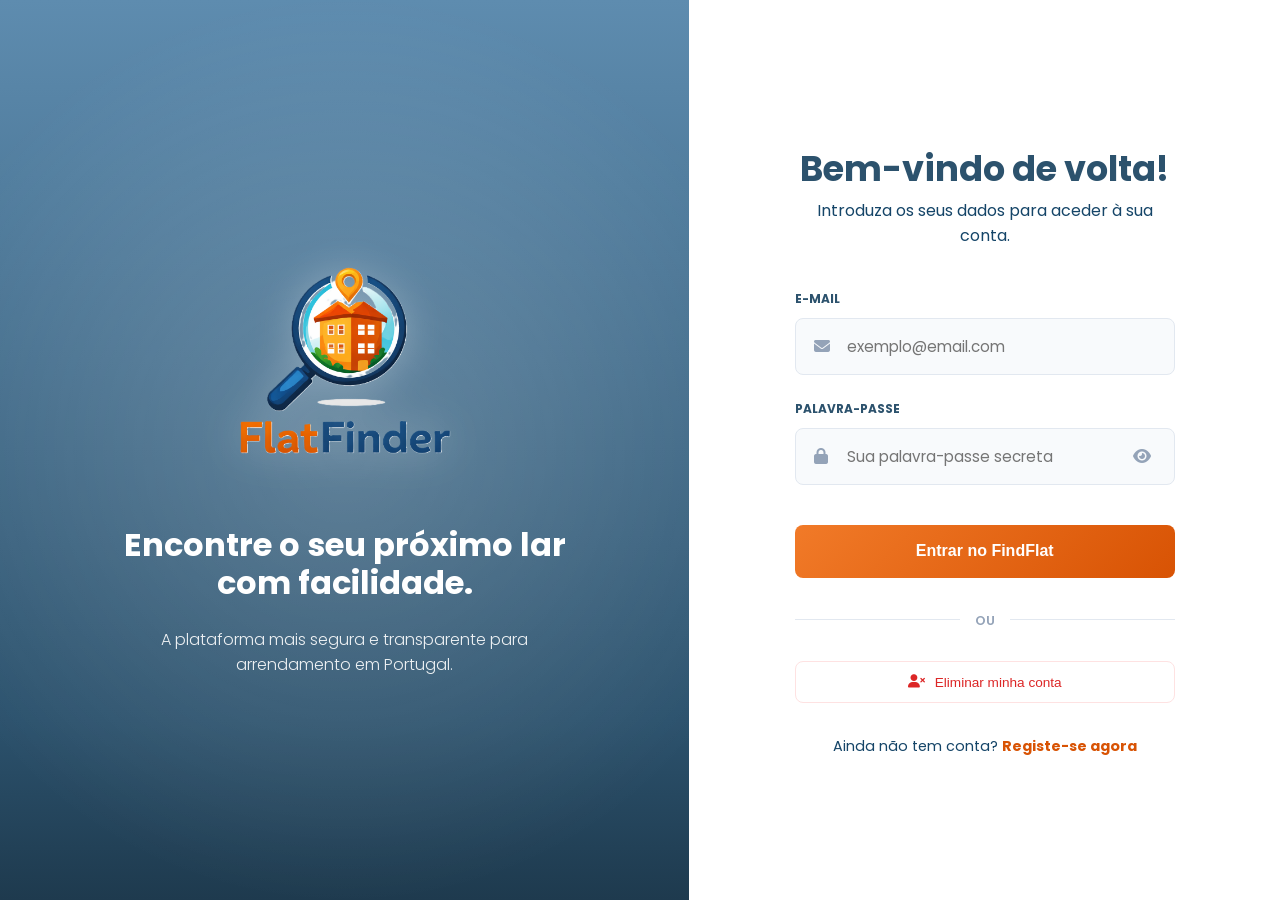
<file: index.html>
<!DOCTYPE html>
<html lang="pt">

<head>
    <meta charset="UTF-8">
    <meta name="viewport" content="width=device-width, initial-scale=1.0">
    <title>Página inicial - FindFlat</title>

    <link rel="stylesheet" href="https://cdnjs.cloudflare.com/ajax/libs/font-awesome/6.5.2/css/all.min.css"
        integrity="sha512-SnH5WK+bZxgPHs44uWIX+LLJAJ9/2PkPKZ5QiAj6Ta86w+fsb2TkcmfRyVX3pBnMFcV7oQPJkl9QevSCWr3W6A=="
        crossorigin="anonymous" referrerpolicy="no-referrer" />

    <link rel="stylesheet" href="styles/app.css">
    <link rel="stylesheet" href="styles/home.css">
</head>

<body>

    <!-- Navbar: adicionado pelo JS -->
    <div id="navbar-js"></div>

    <main class="home-page container">
        <h1>Meus Favoritos</h1>

        <section class="favorites-table container">
            <table>
                <thead>
                    <tr>
                        <th>Tipo</th>
                        <th>Cidade</th>
                        <th>Morada</th>
                        <th>Nº</th>
                        <th>Área (m²)</th>
                        <th>AC</th>
                        <th>Ano</th>
                        <th>Valor da renda (€)</th>
                        <th>Data disponível</th>
                        <th></th>
                    </tr>
                </thead>
                <tbody id="favorites-body"></tbody>
            </table>
        </section>
    </main>

    <!-- Footer: adicionado pelo JS -->
    <div id="footer-js"></div>

    <script src="js/data.js"></script>
    <script src="js/home.js"></script>

</body>

</html>
</file>
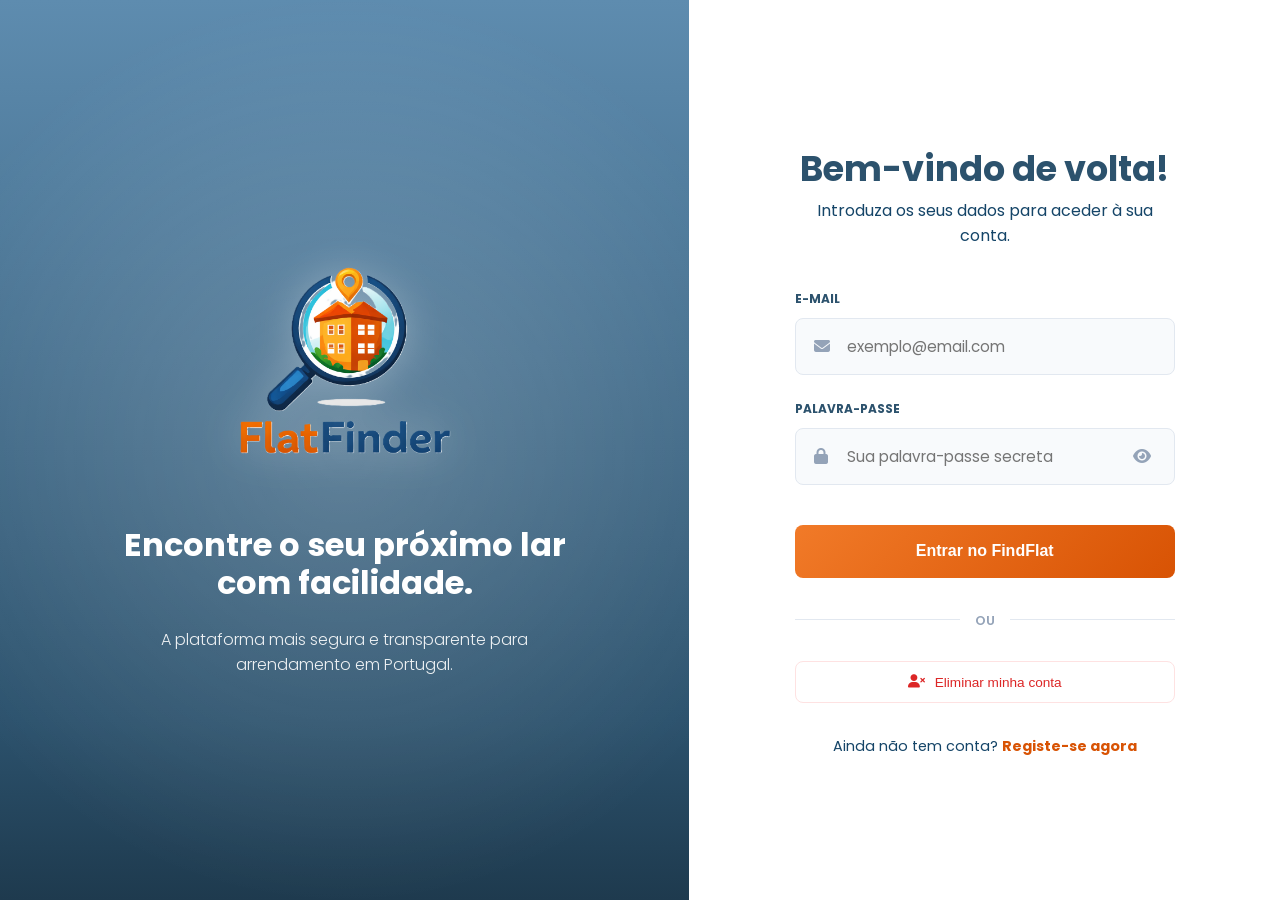
<file: all-flats.html>
<!DOCTYPE html>
<html lang="pt">

<head>
    <meta charset="UTF-8">
    <meta name="viewport" content="width=device-width, initial-scale=1.0">
    <title>Todos os imóveis - FindFlat</title>
    <link rel="stylesheet" href="https://cdnjs.cloudflare.com/ajax/libs/font-awesome/6.5.2/css/all.min.css" />
    <link rel="stylesheet" href="styles/app.css">
    <link rel="stylesheet" href="styles/all-flats.css">
</head>

<body>
    <div id="navbar-js"></div>

    <header class="page-header">
        <div class="header-content">
            <h1>Encontre o imóvel ideal para arrendar com a FindFlat!</h1>
            <p>Use os filtros para encontrar sua nova morada.</p>
        </div>
    </header>

    <main class="main-content container">
        <section class="search-card">
            <div class="filters-section">
                <div class="filter-item">
                    <label for="filter-city">Cidade:</label>
                    <input type="text" id="filter-city" placeholder="Digite a cidade...">
                </div>

                <div class="filter-item">
                    <label>Intervalo de preço (€):</label>
                    <div class="input-dual">
                        <input type="number" id="filter-price-min" placeholder="Mínimo">
                        <input type="number" id="filter-price-max" placeholder="Máximo">
                    </div>
                </div>

                <div class="filter-item">
                    <label>Intervalo de área (m²):</label>
                    <div class="input-dual">
                        <input type="number" id="filter-area-min" placeholder="Mínimo">
                        <input type="number" id="filter-area-max" placeholder="Máximo">
                    </div>
                </div>
            </div>

            <div class="clean-btn-container">
                <button id="clear-filters" onclick="cleanFilter()">
                    <i class="fa-solid fa-eraser"></i> Limpar filtros
                </button>
            </div>

            <div class="sort-section">
                <div class="sort-item">
                    <select id="sort-by">
                        <option value="" disabled selected>Ordenar por</option>
                        <option value="name">Nome</option>
                        <option value="date">Data</option>
                        <option value="price">Preço</option>
                    </select>
                </div>

                <div class="sort-item">
                    <select id="order">
                        <option value="" disabled selected>Ordem</option>
                        <option value="asc">Crescente</option>
                        <option value="desc">Decrescente</option>
                    </select>
                </div>
            </div>
        </section>

        <section class="table-container">
            <table class="flats-table">
                <thead>
                    <tr>
                        <th>Tipo</th>
                        <th>Cidade</th>
                        <th>Morada</th>
                        <th>Nº</th>
                        <th>Área (m²)</th>
                        <th>AC</th>
                        <th>Ano</th>
                        <th>Valor da renda (€)</th>
                        <th>Data disponível</th>
                        <th><i class="fa-solid fa-star"></i></th>
                        <th><i class="fa-solid fa-pen"></i></th>
                        <th><i class="fa-solid fa-trash"></i></th>
                    </tr>
                </thead>
                <tbody id="flats-body"></tbody>
            </table>
        </section>
    </main>

    <div id="footer-js"></div>
    <script src="js/data.js"></script>
    <script src="js/all-flats.js"></script>
</body>

</html>
</file>
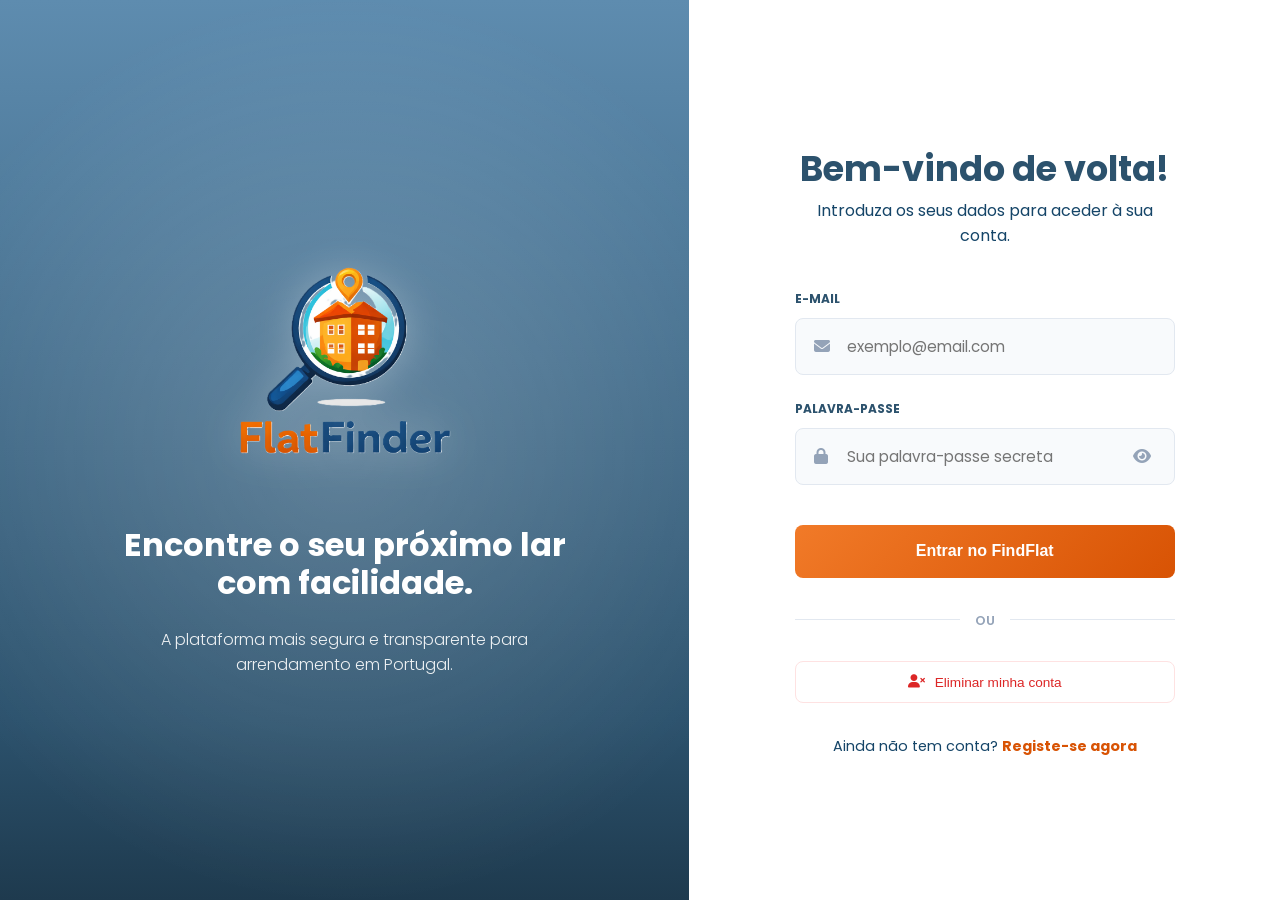
<file: login.html>
<!DOCTYPE html>
<html lang="pt">
<head>
    <meta charset="UTF-8">
    <meta name="viewport" content="width=device-width, initial-scale=1.0">
    <title>Entrar - FindFlat</title>
    <link rel="stylesheet" href="https://cdnjs.cloudflare.com/ajax/libs/font-awesome/6.5.2/css/all.min.css">
    <link href="https://fonts.googleapis.com/css2?family=Poppins:wght@300;400;500;600;700&display=swap" rel="stylesheet">
    
    <link rel="stylesheet" href="styles/app.css">
    <link rel="stylesheet" href="styles/login.css">
</head>
<body class="auth-screen">
    <main class="login-container">
        <section class="login-visual">
            <div class="visual-content">
                <img src="assets/images/logo.png" alt="FindFlat Logo" class="login-logo">
                <h2>Encontre o seu próximo lar com facilidade.</h2>
                <p>A plataforma mais segura e transparente para arrendamento em Portugal.</p>
            </div>
        </section>

        <section class="login-content">
            <div class="form-wrapper">
                <header class="form-header">
                    <h1>Bem-vindo de volta!</h1>
                    <p>Introduza os seus dados para aceder à sua conta.</p>
                </header>

                <form id="login-form">
                    <div class="form-group">
                        <label for="email">E-mail</label>
                        <div class="input-icon">
                            <i class="fa-solid fa-envelope"></i>
                            <input type="email" id="email" placeholder="exemplo@email.com" required>
                        </div>
                    </div>

                    <div class="form-group">
                        <label for="password">Palavra-passe</label>
                        <div class="input-icon">
                            <i class="fa-solid fa-lock"></i>
                            <input type="password" id="password" placeholder="Sua palavra-passe secreta" required>
                            <i class="fa-solid fa-eye toggle-password"></i>
                        </div>
                    </div>

                    <button type="submit" class="btn-primary">Entrar no FindFlat</button>
                    
                    <div class="divider"><span>OU</span></div>

                    <button type="button" class="btn-reset">
                        <i class="fa-solid fa-user-xmark"></i> Eliminar minha conta
                    </button>
                </form>

                <footer class="form-footer">
                    Ainda não tem conta? <a href="register.html">Registe-se agora</a>
                </footer>
            </div>
        </section>
    </main>

    <script src="js/login.js"></script>
</body>
</html>
</file>
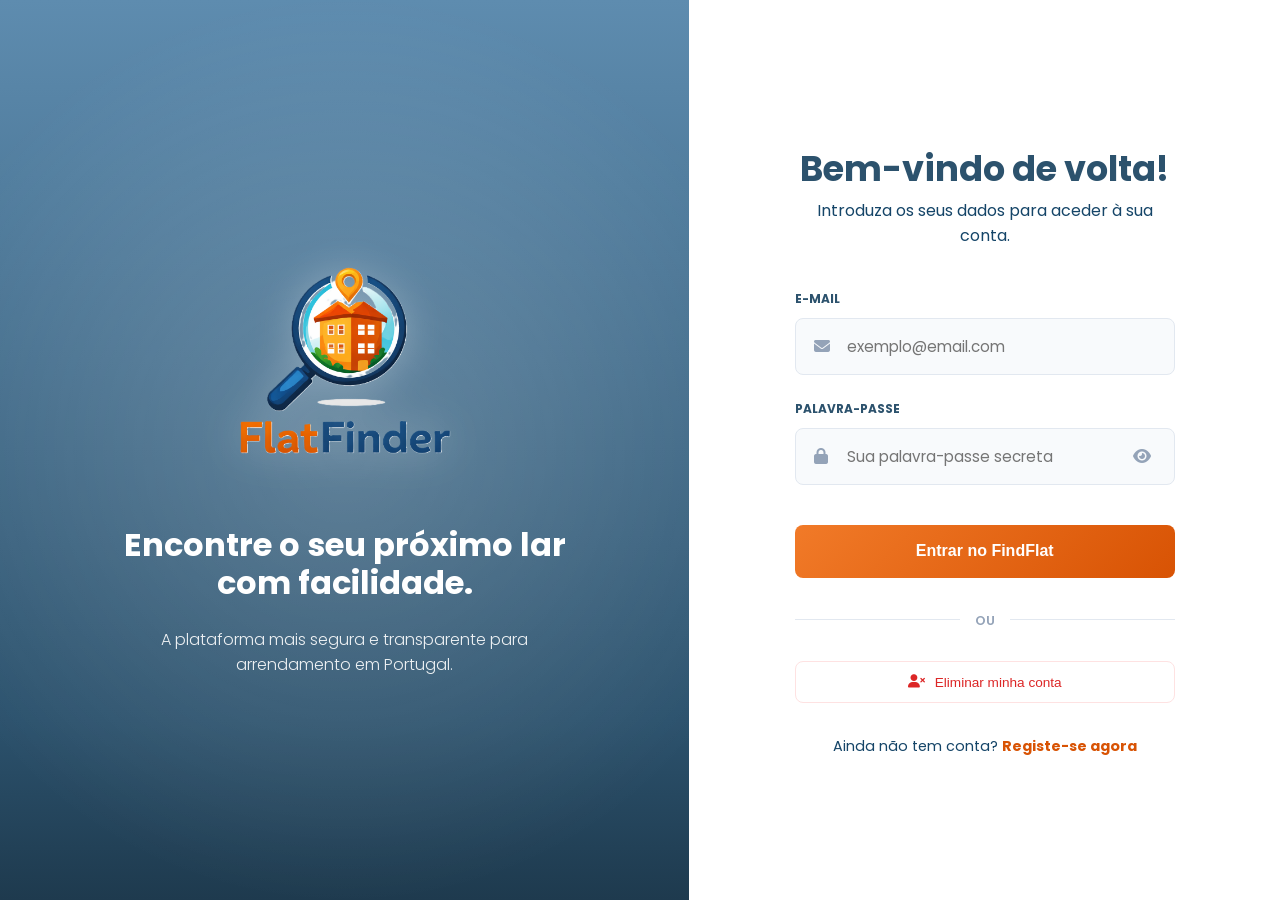
<file: new-flat.html>
<!DOCTYPE html>
<html lang="pt">
<head>
    <meta charset="UTF-8">
    <meta name="viewport" content="width=device-width, initial-scale=1.0">
    <title>Novo Imóvel - FindFlat</title>
    <link rel="stylesheet" href="https://cdnjs.cloudflare.com/ajax/libs/font-awesome/6.5.2/css/all.min.css">
    <link href="https://fonts.googleapis.com/css2?family=Inter:wght@400;500;600;700&display=swap" rel="stylesheet">
    
    <link rel="stylesheet" href="styles/app.css">
    <link rel="stylesheet" href="styles/new-flat.css">
</head>
<body>

    <div id="navbar-js"></div>

    <main class="new-flat-page">
        <header class="page-title">
            <h1>Novo Imóvel</h1>
            <p>Preencha os dados abaixo para publicar seu anúncio</p>
        </header>

        <form id="new-flat-form" class="form-card">
            <div class="form-group">
                <label for="flat-type">Tipo de Imóvel</label>
                <input type="text" id="flat-type" placeholder="Ex: T2, T3, Estúdio" required>
            </div>

            <div class="form-group">
                <label for="flat-city">Cidade</label>
                <input type="text" id="flat-city" placeholder="Ex: Lisboa" required>
            </div>

            <div class="form-group full-width">
                <label for="flat-address">Morada Completa</label>
                <input type="text" id="flat-address" placeholder="Rua, Avenida, Praça..." required>
            </div>

            <div class="form-group">
                <label for="flat-number">Número/Porta</label>
                <input type="number" id="flat-number" placeholder="Ex: 12" required>
            </div>

            <div class="form-group">
                <label for="flat-area">Área (m²)</label>
                <input type="number" id="flat-area" placeholder="Ex: 85" required>
            </div>

            <div class="form-group">
                <label for="flat-price">Valor da Renda (€)</label>
                <input type="number" id="flat-price" placeholder="Ex: 950" required>
            </div>

            <div class="form-group">
                <label for="flat-ac">Ar Condicionado</label>
                <select id="flat-ac">
                    <option value="no">Não possui</option>
                    <option value="yes">Sim, possui</option>
                </select>
            </div>

            <div class="form-group">
                <label for="flat-year">Ano de Construção</label>
                <input type="number" id="flat-year" placeholder="Ex: 2020" required>
            </div>

            <div class="form-group">
                <label for="flat-available">Data de Disponibilidade</label>
                <input type="date" id="flat-available" required>
            </div>

            <button type="submit" class="btn-save">
                <i class="fa-solid fa-cloud-arrow-up"></i> Publicar Imóvel
            </button>
        </form>
    </main>

    <div id="footer-js"></div>

    <script src="js/data.js"></script>
    <script src="js/new-flat.js"></script>
</body>
</html>
</file>
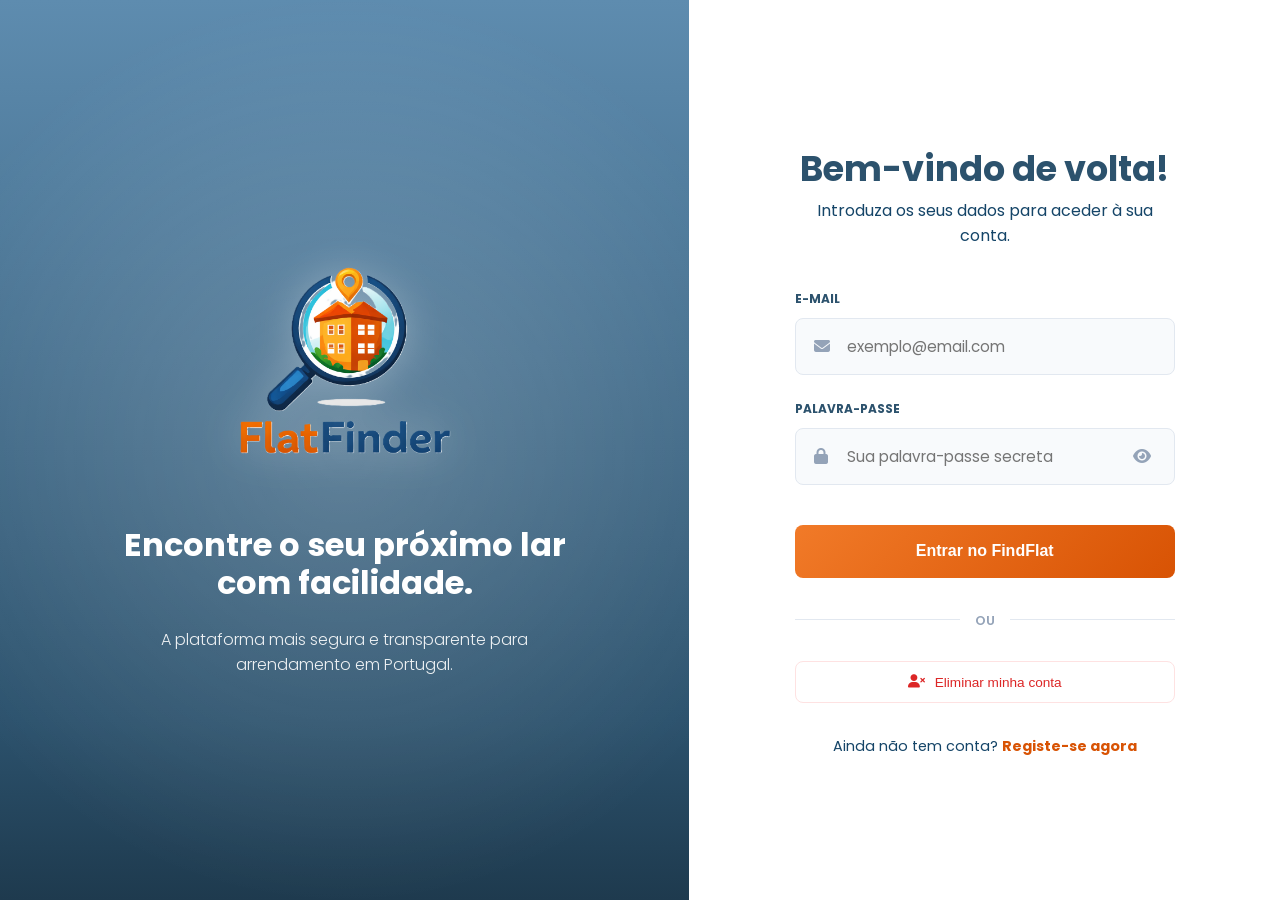
<file: profile.html>
<!DOCTYPE html>
<html lang="pt">
<head>
    <meta charset="UTF-8">
    <meta name="viewport" content="width=device-width, initial-scale=1.0">
    <title>Meu Perfil - FindFlat</title>
    <link rel="stylesheet" href="https://cdnjs.cloudflare.com/ajax/libs/font-awesome/6.5.2/css/all.min.css">
    <link rel="stylesheet" href="styles/app.css">
    <link rel="stylesheet" href="styles/profile.css">
</head>
<body>

    <div id="navbar-js"></div>

    <main class="profile-page">
        <div class="profile-card">
            <header class="profile-header">
                <div class="profile-avatar">
                    <i class="fa-solid fa-user-gear"></i>
                </div>
                <h1>Minha Conta</h1>
                <p>Mantenha seus dados atualizados para uma melhor experiência</p>
            </header>

            <form id="profile-form" class="form-grid">
                <div class="form-group">
                    <label for="first-name">Nome</label>
                    <input type="text" id="first-name" disabled>
                </div>

                <div class="form-group">
                    <label for="last-name">Apelido</label>
                    <input type="text" id="last-name" disabled>
                </div>

                <div class="form-group full-width">
                    <label for="email">E-mail de Acesso</label>
                    <input type="email" id="email" readonly title="O email não pode ser alterado">
                    <small class="field-hint">Este é o seu identificador único.</small>
                </div>

                <div class="form-group full-width">
                    <label for="birthdate">Data de Nascimento</label>
                    <input type="date" id="birthdate" disabled>
                </div>

                <div class="form-group">
                    <label for="password">Nova Palavra-passe</label>
                    <div class="input-wrapper">
                        <input type="password" id="password" placeholder="••••••••" disabled>
                        <i class="fa-solid fa-eye toggle-password"></i>
                    </div>
                </div>

                <div class="form-group">
                    <label for="confirm-password">Confirmar Palavra-passe</label>
                    <div class="input-wrapper">
                        <input type="password" id="confirm-password" placeholder="••••••••" disabled>
                        <i class="fa-solid fa-eye toggle-password"></i>
                    </div>
                </div>

                <div class="full-width">
                    <small class="password-hint">Deixe em branco se não quiser alterar a senha.</small>
                </div>

                <div class="profile-actions full-width">
                    <button type="button" class="btn-edit">
                        <i class="fa-solid fa-pen"></i> Editar Perfil
                    </button>
                    
                    <button type="submit" class="btn-update" id="btn-save" style="display: none;">
                        <i class="fa-solid fa-floppy-disk"></i> Guardar Alterações
                    </button>

                    <button type="button" class="btn-remove">
                        <i class="fa-solid fa-user-xmark"></i> Eliminar Conta
                    </button>
                </div>
            </form>
        </div>
    </main>

    <div id="footer-js"></div>

    <script src="js/data.js"></script>
    <script src="js/profile.js"></script>
</body>
</html>
</file>
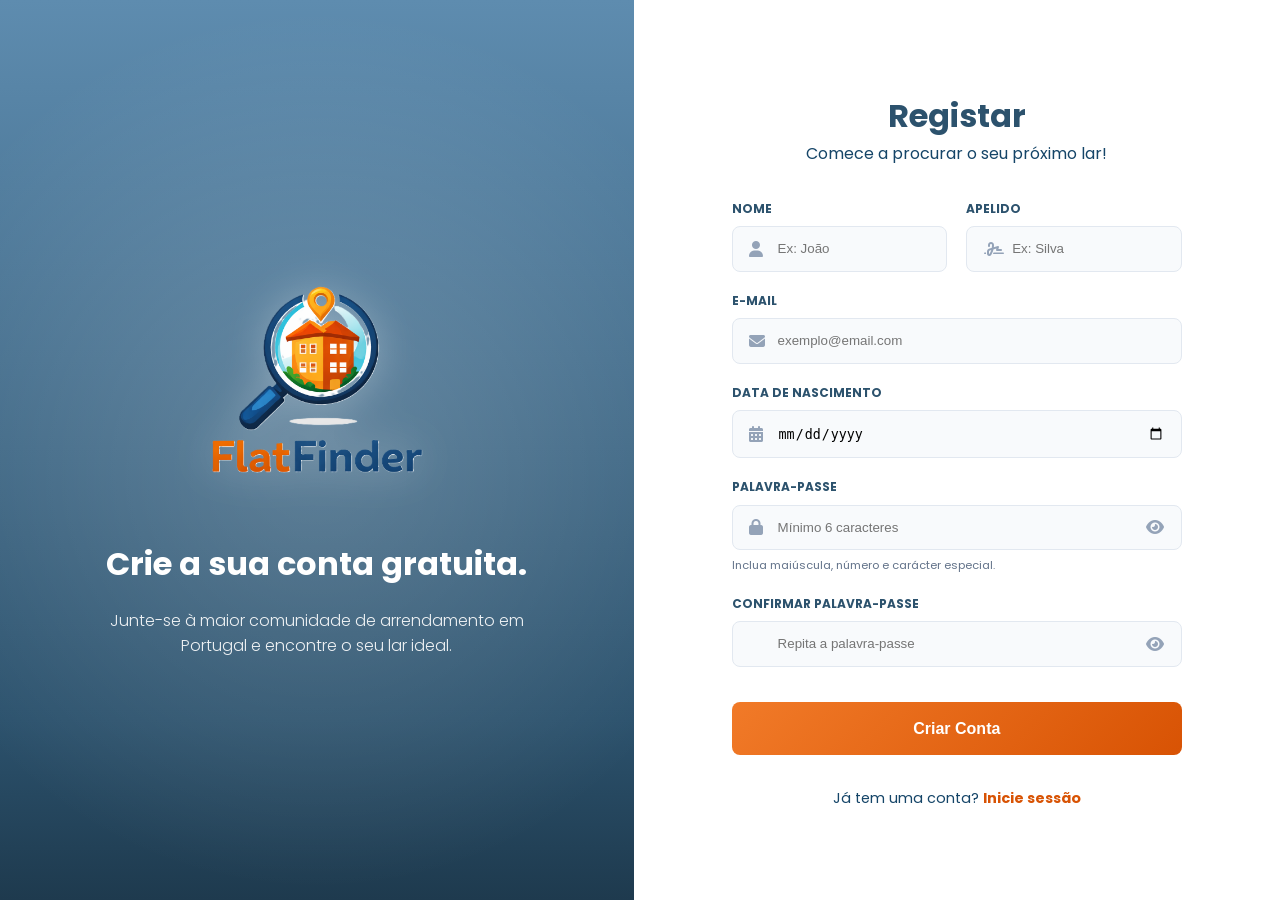
<file: register.html>
<!DOCTYPE html>
<html lang="pt">
<head>
    <meta charset="UTF-8">
    <meta name="viewport" content="width=device-width, initial-scale=1.0">
    <title>Registar - FlatFinder</title>
    <link rel="stylesheet" href="https://cdnjs.cloudflare.com/ajax/libs/font-awesome/6.5.2/css/all.min.css">
    <link href="https://fonts.googleapis.com/css2?family=Poppins:wght@300;400;500;600;700&display=swap" rel="stylesheet">
    <link rel="stylesheet" href="styles/app.css">
    <link rel="stylesheet" href="styles/register.css">
</head>
<body class="auth-screen">
    <main class="login-container">
        <section class="login-visual">
            <div class="visual-content">
                <img src="assets/images/logo.png" alt="logo FlatFinder" class="login-logo">
                <h2>Crie a sua conta gratuita.</h2>
                <p>Junte-se à maior comunidade de arrendamento em Portugal e encontre o seu lar ideal.</p>
            </div>
        </section>

        <section class="login-content">
            <div class="form-wrapper" style="max-width: 450px;"> <header class="form-header">
                    <h1>Registar</h1>
                    <p>Comece a procurar o seu próximo lar!</p>
                </header>

                <form id="register-form">
                    <div class="form-row">
                        <div class="form-group">
                            <label for="first-name">Nome</label>
                            <div class="input-icon">
                                <i class="fa-solid fa-user"></i>
                                <input type="text" id="first-name" placeholder="Ex: João" required>
                            </div>
                        </div>
                        <div class="form-group">
                            <label for="last-name">Apelido</label>
                            <div class="input-icon">
                                <i class="fa-solid fa-signature"></i>
                                <input type="text" id="last-name" placeholder="Ex: Silva" required>
                            </div>
                        </div>
                    </div>

                    <div class="form-group">
                        <label for="email">E-mail</label>
                        <div class="input-icon">
                            <i class="fa-solid fa-envelope"></i>
                            <input type="email" id="email" placeholder="exemplo@email.com" required>
                        </div>
                    </div>

                    <div class="form-group">
                        <label for="birthdate">Data de nascimento</label>
                        <div class="input-icon">
                            <i class="fa-solid fa-calendar-days"></i>
                            <input type="date" id="birthdate" required>
                        </div>
                    </div>

                    <div class="form-group">
                        <label for="password">Palavra-passe</label>
                        <div class="input-icon">
                            <i class="fa-solid fa-lock"></i>
                            <input type="password" id="password" placeholder="Mínimo 6 caracteres" required>
                            <i class="fa-solid fa-eye toggle-password"></i>
                        </div>
                        <small class="password-hint">Inclua maiúscula, número e carácter especial.</small>
                    </div>

                    <div class="form-group">
                        <label for="confirm-password">Confirmar palavra-passe</label>
                        <div class="input-icon">
                            <i class="fa-solid fa-shield-check"></i> <input type="password" id="confirm-password" placeholder="Repita a palavra-passe" required>
                            <i class="fa-solid fa-eye toggle-password"></i>
                        </div>
                    </div>

                    <button type="submit" class="btn-primary">Criar Conta</button>
                </form>

                <footer class="form-footer">
                    Já tem uma conta? <a href="login.html">Inicie sessão</a>
                </footer>
            </div>
        </section>
    </main>

    <script src="js/data.js"></script>
    <script src="js/register.js"></script>
</body>
</html>
</file>
<file: styles/app.css>
@import url('https://fonts.googleapis.com/css2?family=Poppins:wght@300;400;500;600;700&display=swap');

:root {
    --font-primary: 'Poppins', sans-serif;
    --color-primary1: #154568;
    --color-primary2: #D85304;
    --color-secondary1: #FAA623;
    --color-secondary2: #50B6D4;
    --color-neutral: #D4E4E4;
    --color-white: #FDFDFD;
    --color-text-primary: #154568;
    --color-text-inverse: #FDFDFD;
    --border-radius: 8px;
    --transition-speed: 0.3s;
}

* {
    margin: 0;
    padding: 0;
    box-sizing: border-box;
}

body {
    font-family: var(--font-primary);
    background-color: var(--color-white);
    color: var(--color-text-primary);
    line-height: 1.6;
    min-height: 100vh;
    padding-top: 120px; 
    display: flex;
    flex-direction: column;
}

main {
    flex: 1;
}

.container {
    width: 100%;
    max-width: 1200px;
    margin: 0 auto;
    padding: 0 30px; 
}

img {
    max-width: 100%;
    height: auto;
    display: block;
}

a {
    text-decoration: none;
    transition: all var(--transition-speed);
}

ul {
    list-style: none;
}

/* Navbar */
.navbar {
    width: 100%;
    position: fixed;
    top: 0;
    left: 0;
    z-index: 1000;
    background-color: var(--color-white);
    box-shadow: 0 2px 15px rgba(0, 0, 0, 0.05);
    padding: 0.5rem 0;
}

.navbar-flex {
    display: flex;
    justify-content: space-between;
    align-items: center;
    gap: 1.5rem;
}

.logo {
    height: 5.5rem;
    width: auto;
}

.navbar-right {
    display: flex;
    gap: 1.5rem;
}

.navbar-right li a {
    font-weight: 500;
    font-size: 0.9rem;
    color: var(--color-text-primary);
    text-transform: uppercase;
    letter-spacing: 0.5px;
}

.navbar-right li a:hover, 
.navbar-right li a.active {
    color: var(--color-primary2);
}

.navbar-session {
    display: flex;
    align-items: center;
    gap: 1rem;
}

#welcome {
    font-size: 0.95rem;
    font-weight: 500;
}

#btn-logout {
    padding: 0.5rem 1.2rem;
    font-size: 0.85rem;
    font-weight: 600;
    border: none;
    background-color: var(--color-primary2);
    color: var(--color-white);
    border-radius: var(--border-radius);
    cursor: pointer;
    transition: all 0.2s ease;
}

#btn-logout:hover {
    background-color: var(--color-secondary1);
    transform: translateY(-2px);
    box-shadow: 0 4px 10px rgba(216, 83, 4, 0.2);
}

/* Tabela */
.favorites-table {
    width: 100%;
    overflow-x: auto; 
    margin: 2.5rem 0;
    border-radius: var(--border-radius);
    box-shadow: 0 4px 12px rgba(0, 0, 0, 0.04);
    border: 1px solid rgba(0, 0, 0, 0.05);
}

table {
    width: 100%;
    border-collapse: collapse;
    min-width: 900px; 
    background: white;
}

th, td {
    padding: 16px 20px;
    text-align: left;
    border-bottom: 1px solid #edf2f7;
}

th {
    background-color: var(--color-primary1);
    color: white;
    font-weight: 600;
    text-transform: uppercase;
    font-size: 0.8rem;
    letter-spacing: 0.5px;
}

tr:hover {
    background-color: #f7fafc;
}

/* Footer */
.footer {
    background-color: var(--color-primary1);
    color: var(--color-white);
    padding: 4.5rem 0 2rem;
    margin-top: auto; 
    position: relative;
    border-top: 5px solid var(--color-secondary1);
}

.footer-container {
    display: flex;
    justify-content: space-between;
    align-items: center;
}

.footer-left {
    display: flex;
    flex-direction: column;
    gap: 0.2rem;
}

.footer-logo {
    font-weight: 700;
    font-size: 1.8rem;
    letter-spacing: -0.5px;
    background: linear-gradient(to right, #ffffff, var(--color-secondary1));
    -webkit-background-clip: text;
    -webkit-text-fill-color: transparent;
}

.footer-location {
    font-size: 0.8rem;
    font-weight: 300;
    letter-spacing: 1px;
    text-transform: uppercase;
    opacity: 0.6;
}

.footer-right {
    display: flex;
    gap: 2rem;
}

.footer-right a {
    color: var(--color-white) !important;
    font-size: 1.7rem;
    opacity: 0.7;
    display: inline-block;
    transition: all 0.4s cubic-bezier(0.175, 0.885, 0.32, 1.275);
}

.footer-right a:hover {
    color: var(--color-secondary1) !important;
    opacity: 1;
    transform: translateY(-5px) scale(1.1); 
}

.footer-bottom {
    text-align: center;
    padding-top: 0.5rem;
    border-top: 1px solid rgba(255, 255, 255, 0.05);
    font-size: 0.8rem;
    font-weight: 300;
    opacity: 0.4;
    letter-spacing: 0.5px;
}

/* Responsividade */

/* Tablets */
@media (max-width: 992px) {
    .navbar-right {
        gap: 1rem;
    }
    .navbar-right li a {
        font-size: 0.8rem;
    }
    .logo {
        height: 4.5rem;
    }
}

/* Mobile */
@media (max-width: 768px) {
    body {
        padding-top: 200px; 
    }

    .navbar-flex {
        flex-direction: column;
        gap: 1rem;
    }

    .navbar-right {
        justify-content: center;
        flex-wrap: wrap;
        gap: 0.8rem;
    }

    .navbar-session {
        width: 100%;
        justify-content: center;
        border-top: 1px solid #edf2f7;
        padding-top: 0.8rem;
    }

    .footer-container {
        flex-direction: column;
        text-align: center;
        gap: 2.5rem;
    }

    .footer-right {
        order: -1; 
        gap: 2.5rem;
    }
}

@media (max-width: 480px) {
    h1 {
        font-size: 1.6rem;
        text-align: center;
    }
    
    .logo {
        height: 4rem;
    }
}
</file>
<file: styles/home.css>
.home-page {
    padding: 3.5rem 1rem 2rem;
    display: flex;
    flex-direction: column;
    align-items: center;
    gap: 1.5rem;
    animation: fadeIn 0.7s ease-out;
    max-width: 1200px;
    margin: 0 auto;
}

@keyframes fadeIn {
    from { opacity: 0; transform: translateY(15px); }
    to { opacity: 1; transform: translateY(0); }
}

.home-page h1 {
    font-size: 2.8rem;
    color: var(--color-primary1);
    font-weight: 700;
    text-align: center;
    letter-spacing: -0.8px;
    margin-bottom: 0.5rem;
}

/* Linha decorativa embaixo do título */
.home-page h1::after {
    content: '';
    display: block;
    width: 60px;
    height: 5px;
    background: linear-gradient(to right, var(--color-secondary1), var(--color-primary2));
    margin: 0.8rem auto 0;
    border-radius: 3px;
}

/* Container rolge - telemóvel */
.favorites-table-container {
    width: 100%;
    overflow-x: auto;
    -webkit-overflow-scrolling: touch;
    background: white;
    border-radius: 12px;
    box-shadow: 0 10px 30px rgba(0, 0, 0, 0.08);
    border: 1px solid rgba(0, 0, 0, 0.05);
    margin-top: 1rem;
}

.favorites-table-container table {
    width: 100%;
    min-width: 900px;
    border-collapse: collapse;
}

/* Células da Tabela */
.favorites-table-container th, 
.favorites-table-container td {
    padding: 1.2rem;
    text-align: left;
    border-bottom: 1px solid #f0f4f7;
    white-space: nowrap; 
}

.favorites-table-container th {
    background-color: var(--color-primary1);
    color: white;
    font-weight: 600;
    text-transform: uppercase;
    font-size: 0.85rem;
}

/* Estrela */
.btn-star {
    background-color: rgba(250, 166, 35, 0.1);
    color: var(--color-secondary1);
    border: none;
    width: 40px;
    height: 40px;
    border-radius: 8px;
    display: flex;
    align-items: center;
    justify-content: center;
    cursor: pointer;
    transition: all 0.3s cubic-bezier(0.175, 0.885, 0.32, 1.275);
    font-size: 1.3rem;
}

.btn-star:hover {
    background-color: var(--color-secondary1);
    color: white;
    transform: scale(1.1) rotate(15deg);
}

/* Responsividade */
@media (max-width: 768px) {
    .home-page h1 {
        font-size: 1.8rem;
    }
    
    .home-page {
        padding-top: 2rem;
    }
}
</file>
<file: styles/all-flats.css>
/* --- Header e Estrutura Principal --- */
.page-header {
    text-align: center;
    padding: 3rem 1.5rem;
    background: linear-gradient(135deg, var(--color-primary1), var(--color-secondary2));
    color: var(--color-white);
    border-bottom: 5px solid var(--color-secondary1);
    margin-bottom: 2rem;
}

/* --- Seção de Filtros --- */
.filters-section {
    display: flex;
    flex-wrap: wrap;
    gap: 1.2rem;
    justify-content: center;
    align-items: flex-end;
    margin-bottom: 1rem;
    padding: 0 1rem;
}

.filter-item {
    display: flex;
    flex-direction: column;
    gap: 0.4rem;
}

.filter-item label {
    font-size: 0.75rem;
    font-weight: 700;
    color: var(--color-primary1);
    text-transform: uppercase;
}

.filter-item input {
    padding: 0.7rem;
    border: 1px solid var(--color-neutral);
    border-radius: var(--border-radius);
    width: 160px;
    transition: border-color 0.3s;
}

/* --- Botão Limpar Filtros --- */
.clean-btn-container {
    width: 100%;
    display: flex;
    justify-content: center;
    margin: 1.5rem 0;
}

#clear-filters {
    padding: 0.7rem 4rem;
    background-color: var(--color-primary2);
    color: white;
    border: none;
    border-radius: var(--border-radius);
    cursor: pointer;
    font-weight: 600;
    transition: all 0.2s;
    display: flex;
    align-items: center;
    gap: 8px;
}

/* --- Seção de Ordem --- */
.sort-section {
    display: flex;
    justify-content: center;
    gap: 1.2rem;
    margin-bottom: 2.5rem;
}

.sort-item select {
    padding: 0.7rem;
    border: 1px solid var(--color-neutral);
    border-radius: var(--border-radius);
    width: 180px;
    background-color: white;
    color: var(--color-primary1);
}

/* Tabela responsiva --- */
.table-container {
    width: 100%;
    overflow-x: auto;
    margin-bottom: 3rem;
    background: white;
    border-radius: 8px;
    box-shadow: 0 2px 5px rgba(0, 0, 0, 0.05);
    -webkit-overflow-scrolling: touch;
}

.flats-table {
    width: 100%;
    border-collapse: collapse;
    min-width: 900px;
}

.flats-table th {
    background-color: var(--color-primary1);
    color: white;
    padding: 1rem;
    text-align: left;
    white-space: nowrap;
}

.flats-table td {
    padding: 1rem;
    border-bottom: 1px solid #eee;
    vertical-align: middle;
}

/* Botões de Ação */
.favorite-btn,
.edit-btn,
.remove-btn {
    display: inline-flex;
    align-items: center;
    justify-content: center;
    width: 44px;
    height: 44px;
    border: none;
    border-radius: 12px;
    cursor: pointer;
    margin: 0 4px;
    font-size: 1.3rem;
    transition: all 0.3s cubic-bezier(0.25, 0.46, 0.45, 0.94);
}

/* Favorito */
.favorite-btn {
    background-color: #fff8ed;
    color: #ffb347;
}

.favorite-btn:hover {
    background-color: #ffb347;
    color: white;
    transform: rotate(10deg) scale(1.05);
}

.favorite-btn.is-favorite {
    background-color: #ffb347;
    color: white;
}

.favorite-btn.is-favorite:hover {
    transform: rotate(10deg) scale(1.05);
}


/* Editar */
.edit-btn {
    background-color: #eef5ff;
    color: #4a90e2;
}

.edit-btn:hover {
    background-color: #4a90e2;
    color: white;
    transform: rotate(-10deg) scale(1.05);
}

/* Lixeira */
.remove-btn {
    background-color: #fff0f0;
    color: #ff5c5c;
}

.remove-btn:hover {
    background-color: #ff5c5c;
    color: white;
    transform: rotate(10deg) scale(1.05);
}

/* Responsividade */
@media (max-width: 768px) {

    .filters-section,
    .sort-section {
        flex-direction: column;
        align-items: center;
        gap: 1rem;
    }

    .filter-item input,
    .sort-item select,
    #clear-filters {
        width: 100% !important;
        max-width: 300px;
    }

    .table-container {
        padding: 0 5px;
    }
}
</file>
<file: styles/login.css>
body.auth-screen {
    padding-top: 0 !important;
    margin: 0 !important;
    height: 100vh;
    overflow: hidden;
    background-color: #fff;
    font-family: 'Poppins', sans-serif;
}

.login-container {
    display: flex;
    width: 100%;
    height: 100vh;
}

/* Lado Esquerdo */
.login-visual {
    flex: 1.2;
    background: 
        radial-gradient(circle at center, rgba(255, 255, 255, 0.18) 0%, transparent 80%),
        linear-gradient(180deg, #5e8caf 0%, #2c526d 80%, #1e3a4e 100%);
    display: flex;
    flex-direction: column;
    align-items: center;
    justify-content: center;
    padding: 3rem;
    color: white;
    text-align: center;
}

.visual-content {
    max-width: 450px;
    display: flex;
    flex-direction: column;
    align-items: center;
    animation: fadeIn 0.8s ease-out;
}

.login-logo {
    width: 100%;
    max-width: 18rem;
    height: auto;
    margin-bottom: 1rem;
    filter: drop-shadow(0 0 20px rgba(255, 255, 255, 0.3));
}

.visual-content h2 {
    font-size: 2rem;
    font-weight: 700;
    line-height: 1.2;
    margin-bottom: 1.5rem;
}

.visual-content p {
    font-size: 1rem;
    opacity: 0.9;
    font-weight: 300;
}

/* Lado Direito */
.login-content {
    flex: 1;
    background: #ffffff;
    display: flex;
    align-items: center;
    justify-content: center;
    padding: 3rem;
}

.form-wrapper {
    width: 100%;
    max-width: 380px;
    animation: slideUp 0.6s ease-out;
}

.form-header {
    text-align: center;
    margin-bottom: 2.5rem;
}

.form-header h1 {
    color: #2c526d;
    font-size: 2.2rem;
    font-weight: 700;
}

.form-group {
    margin-bottom: 1.5rem;
}

.form-group label {
    display: block;
    font-size: 0.75rem;
    font-weight: 700;
    color: #2c526d;
    margin-bottom: 0.6rem;
    text-transform: uppercase;
}

/* Container do Input com ícones travados */
.input-icon {
    position: relative;
    display: flex;
    align-items: center;
}

.input-icon i:not(.toggle-password) {
    position: absolute;
    left: 1.2rem;
    color: #94a3b8;
    z-index: 5;
    pointer-events: none;
}

.input-icon input {
    width: 100%;
    padding: 1rem 1rem 1rem 3.2rem; /* Espaço fixo para o ícone da esquerda */
    border: 1.5px solid #e2e8f0;
    border-radius: 8px;
    background: #f8fafc;
    font-family: inherit;
    font-size: 0.95rem;
    transition: all 0.3s ease;
}

.input-icon input:focus {
    outline: none;
    border-color: #f17a28; /* Cor secundária de foco */
    background: #fff;
    box-shadow: 0 0 0 4px rgba(241, 122, 40, 0.1);
}

.toggle-password {
    position: absolute;
    right: 1.2rem;
    cursor: pointer;
    color: #94a3b8;
    z-index: 5;
    padding: 5px;
}

.btn-primary {
    width: 100%;
    padding: 1.1rem;
    background: linear-gradient(135deg, #f17a28, #d85304);
    color: white;
    border: none;
    border-radius: 8px;
    font-weight: 600;
    font-size: 1rem;
    cursor: pointer;
    margin-top: 1rem;
    transition: transform 0.2s, box-shadow 0.2s;
}

.btn-primary:hover {
    transform: translateY(-2px);
    box-shadow: 0 6px 15px rgba(216, 83, 4, 0.3);
}

.divider {
    text-align: center;
    margin: 1.8rem 0;
    position: relative;
}

.divider::before {
    content: "";
    position: absolute;
    width: 100%;
    height: 1px;
    background: #e2e8f0;
    top: 50%;
    left: 0;
}

.divider span {
    background: #fff;
    padding: 0 15px;
    position: relative;
    color: #94a3b8;
    font-size: 0.8rem;
    font-weight: 600;
}

.btn-reset {
    width: 100%;
    background: transparent;
    border: 1px solid #fee2e2;
    color: #dc2626;
    padding: 0.8rem;
    border-radius: 8px;
    cursor: pointer;
    display: flex;
    align-items: center;
    justify-content: center;
    gap: 10px;
    font-size: 0.85rem;
    transition: 0.3s;
}

.btn-reset:hover {
    background: #fff5f5;
}

.form-footer {
    text-align: center;
    margin-top: 2rem;
    font-size: 0.9rem;
}

.form-footer a {
    color: #d85304;
    font-weight: 700;
    text-decoration: none;
}

@keyframes fadeIn { from { opacity: 0; } to { opacity: 1; } }
@keyframes slideUp { from { opacity: 0; transform: translateY(20px); } to { opacity: 1; transform: translateY(0); } }

@media (max-width: 992px) {
    .login-container { flex-direction: column; overflow-y: auto; }
    .login-visual { padding: 4rem 2rem; order: 2; }
    .login-content { padding: 3rem 1.5rem; order: 1; }
}
</file>
<file: styles/new-flat.css>
/* ==========================================================================
   ESTILO DA PÁGINA NOVO IMÓVEL
   ========================================================================== */
.new-flat-page {
    padding: 3rem 1.5rem;
    max-width: 800px;
    margin: 0 auto;
    animation: slideUp 0.5s ease-out;
}

@keyframes slideUp {
    from { opacity: 0; transform: translateY(20px); }
    to { opacity: 1; transform: translateY(0); }
}

.page-title {
    text-align: center;
    margin-bottom: 2.5rem;
}

.page-title h1 {
    font-size: 2.5rem;
    color: var(--color-primary1);
    margin-bottom: 0.5rem;
}

.page-title p {
    color: #64748b;
    font-size: 1.1rem;
}

/* O CARD DO FORMULÁRIO */
.form-card {
    background: #ffffff;
    padding: 2.5rem;
    border-radius: 16px;
    box-shadow: 0 10px 25px rgba(0, 0, 0, 0.05);
    display: grid;
    grid-template-columns: 1fr 1fr; /* Duas colunas */
    gap: 1.5rem;
    border: 1px solid #f1f5f9;
}

.form-group {
    display: flex;
    flex-direction: column;
    gap: 0.6rem;
}

/* Campos de largura total */
.full-width, .btn-save {
    grid-column: span 2;
}

.form-group label {
    font-size: 0.85rem;
    font-weight: 700;
    color: var(--color-primary1);
    text-transform: uppercase;
    letter-spacing: 0.5px;
}

.form-group input, 
.form-group select {
    padding: 0.85rem;
    border: 1.5px solid #e2e8f0;
    border-radius: 10px;
    font-size: 1rem;
    transition: all 0.3s ease;
    background-color: #f8fafc;
    font-family: inherit;
}

.form-group input:focus, 
.form-group select:focus {
    outline: none;
    border-color: var(--color-secondary1);
    background-color: #fff;
    box-shadow: 0 0 0 4px rgba(250, 166, 35, 0.1);
}

/* BOTÃO DE SUBMISSÃO */
.btn-save {
    margin-top: 1rem;
    padding: 1.1rem;
    background: linear-gradient(135deg, var(--color-primary2), var(--color-secondary1));
    color: white;
    border: none;
    border-radius: 10px;
    font-size: 1.1rem;
    font-weight: 700;
    cursor: pointer;
    display: flex;
    align-items: center;
    justify-content: center;
    gap: 10px;
    transition: all 0.3s ease;
}

.btn-save:hover {
    transform: translateY(-2px);
    box-shadow: 0 8px 20px rgba(230, 126, 34, 0.3);
    filter: brightness(1.1);
}

/* RESPONSIVIDADE */
@media (max-width: 650px) {
    .form-card {
        grid-template-columns: 1fr; /* Volta para uma coluna no celular */
        padding: 1.5rem;
    }
    .full-width, .btn-save {
        grid-column: span 1;
    }
}
</file>
<file: styles/profile.css>
.profile-page {
    padding: 4rem 1.5rem;
    display: flex;
    justify-content: center;
    background-color: #f4f7f9;
    min-height: calc(100vh - 150px);
}

.profile-card {
    background: white;
    width: 100%;
    max-width: 700px;
    padding: 3rem;
    border-radius: 20px;
    box-shadow: 0 15px 35px rgba(0, 0, 0, 0.05);
    animation: fadeIn 0.6s ease-out;
}

.profile-header {
    text-align: center;
    margin-bottom: 2.5rem;
}

.profile-avatar {
    width: 100px;
    height: 100px;
    background: linear-gradient(135deg, var(--color-primary1), var(--color-primary2));
    color: white;
    border-radius: 50%;
    display: flex;
    align-items: center;
    justify-content: center;
    font-size: 3rem;
    margin: 0 auto 1.5rem;
    box-shadow: 0 8px 15px rgba(21, 69, 104, 0.2);
}

.profile-header h1 {
    color: var(--color-primary1);
    font-size: 2.2rem;
    margin-bottom: 0.5rem;
}

.form-grid {
    display: grid;
    grid-template-columns: 1fr 1fr;
    gap: 1.5rem;
}

.form-group {
    display: flex;
    flex-direction: column;
    gap: 0.6rem;
}

.full-width { grid-column: span 2; }

.form-group label {
    font-size: 0.85rem;
    font-weight: 700;
    color: var(--color-primary1);
    text-transform: uppercase;
}

.form-group input {
    padding: 0.9rem;
    border: 1.5px solid #e2e8f0;
    border-radius: 10px;
    font-size: 1rem;
    transition: 0.3s;
    background-color: #f8fafc;
}

/* Estado Editável */
.form-group input:not(:disabled):focus {
    border-color: var(--color-secondary1);
    background-color: white;
    outline: none;
    box-shadow: 0 0 0 4px rgba(250, 166, 35, 0.1);
}

/* Estado Desabilitado */
.form-group input:disabled {
    cursor: not-allowed;
    color: #94a3b8;
    background-color: #f1f5f9;
    border-color: #e2e8f0;
}

.input-wrapper { position: relative; }
.toggle-password {
    position: absolute;
    right: 1rem;
    top: 50%;
    transform: translateY(-50%);
    cursor: pointer;
    color: var(--color-primary1);
}

/* Botões */
.profile-actions {
    display: flex;
    gap: 1rem;
    margin-top: 2rem;
    border-top: 1px solid #f1f5f9;
    padding-top: 2rem;
}

.btn-edit, .btn-update, .btn-remove {
    padding: 0.9rem 1.5rem;
    border-radius: 10px;
    font-weight: 700;
    cursor: pointer;
    transition: 0.3s;
    display: flex;
    align-items: center;
    gap: 8px;
    border: none;
}

.btn-edit { background: var(--color-primary2); color: white; }
.btn-update { background: #10b981; color: white; }
.btn-remove { background: #fee2e2; color: #dc2626; margin-left: auto; }

.btn-edit:hover, .btn-update:hover { transform: translateY(-2px); filter: brightness(1.1); }
.btn-remove:hover { background: #dc2626; color: white; }

/* Responsividade */
@media (max-width: 600px) {
    .form-grid { grid-template-columns: 1fr; }
    .full-width { grid-column: span 1; }
    .profile-actions { flex-direction: column; }
    .btn-remove { margin-left: 0; }
}
</file>
<file: styles/register.css>
body.auth-screen {
    padding-top: 0 !important;
    margin: 0 !important;
    height: 100vh;
    overflow: hidden;
    background-color: #fff;
    font-family: 'Poppins', sans-serif;
}

.login-container {
    display: flex;
    width: 100%;
    height: 100vh;
}

/* Lado Esquerdo */
.login-visual {
    flex: 1.2;
    background: 
        radial-gradient(circle at center, rgba(255, 255, 255, 0.18) 0%, transparent 80%),
        linear-gradient(180deg, #5e8caf 0%, #2c526d 80%, #1e3a4e 100%);
    display: flex;
    flex-direction: column;
    align-items: center;
    justify-content: center;
    padding: 3rem;
    color: white;
    text-align: center;
}

.visual-content {
    max-width: 450px;
    display: flex;
    flex-direction: column;
    align-items: center;
    animation: fadeIn 0.8s ease-out;
}

.login-logo {
    width: 100%;
    max-width: 18rem;
    height: auto;
    margin-bottom: 1rem;
    filter: drop-shadow(0 0 20px rgba(255, 255, 255, 0.3));
}

.visual-content h2 {
    font-size: 2rem;
    font-weight: 700;
    line-height: 1.2;
    margin-bottom: 1.5rem;
}

.visual-content p {
    font-size: 1rem;
    opacity: 0.9;
    font-weight: 300;
}

/* Lado Direito */
.login-content {
    flex: 1.3;
    background: #ffffff;
    display: flex;
    align-items: center;
    justify-content: center;
    padding: 3rem 2rem;
}

.form-wrapper {
    width: 100%;
    max-width: 500px;
}

.form-header {
    text-align: center;
    margin-bottom: 2rem;
}

.form-header h1 {
    color: #2c526d;
    font-size: 2rem;
    font-weight: 700;
}

.form-row {
    display: flex;
    gap: 1.2rem;
}

.form-group {
    margin-bottom: 1.2rem;
    width: 100%;
}

.form-group label {
    display: block;
    font-size: 0.75rem;
    font-weight: 700;
    color: #2c526d;
    margin-bottom: 0.5rem;
    text-transform: uppercase;
}

.input-icon {
    position: relative;
    display: flex;
    align-items: center;
}

.input-icon i:not(.toggle-password) {
    position: absolute;
    left: 1.1rem;
    color: #94a3b8;
    z-index: 5;
}

.input-icon input {
    width: 100%;
    padding: 0.9rem 1rem 0.9rem 2.8rem;
    border: 1.5px solid #e2e8f0;
    border-radius: 8px;
    background: #f8fafc;
    transition: 0.3s ease;
}

.input-icon input:focus {
    outline: none;
    border-color: #f17a28;
    box-shadow: 0 0 0 4px rgba(241, 122, 40, 0.1);
}

.toggle-password {
    position: absolute;
    right: 1.1rem;
    cursor: pointer;
    color: #94a3b8;
    z-index: 5;
}

.password-hint {
    font-size: 0.7rem;
    color: #64748b;
    margin-top: 0.4rem;
    display: block;
}

.btn-primary {
    width: 100%;
    padding: 1.1rem;
    background: linear-gradient(135deg, #f17a28, #d85304);
    color: white;
    border: none;
    border-radius: 8px;
    font-weight: 600;
    font-size: 1rem;
    cursor: pointer;
    margin-top: 1rem;
}

.form-footer {
    text-align: center;
    margin-top: 2rem;
    font-size: 0.9rem;
}

.form-footer a {
    color: #d85304;
    font-weight: 700;
    text-decoration: none;
}

@media (max-width: 992px) {
    .login-container { flex-direction: column; }
    .form-row { flex-direction: column; gap: 0; }
    .login-visual { padding: 3rem 1rem; order: 2; }
    .login-content { padding: 3rem 1.5rem; order: 1; }
}
</file>
